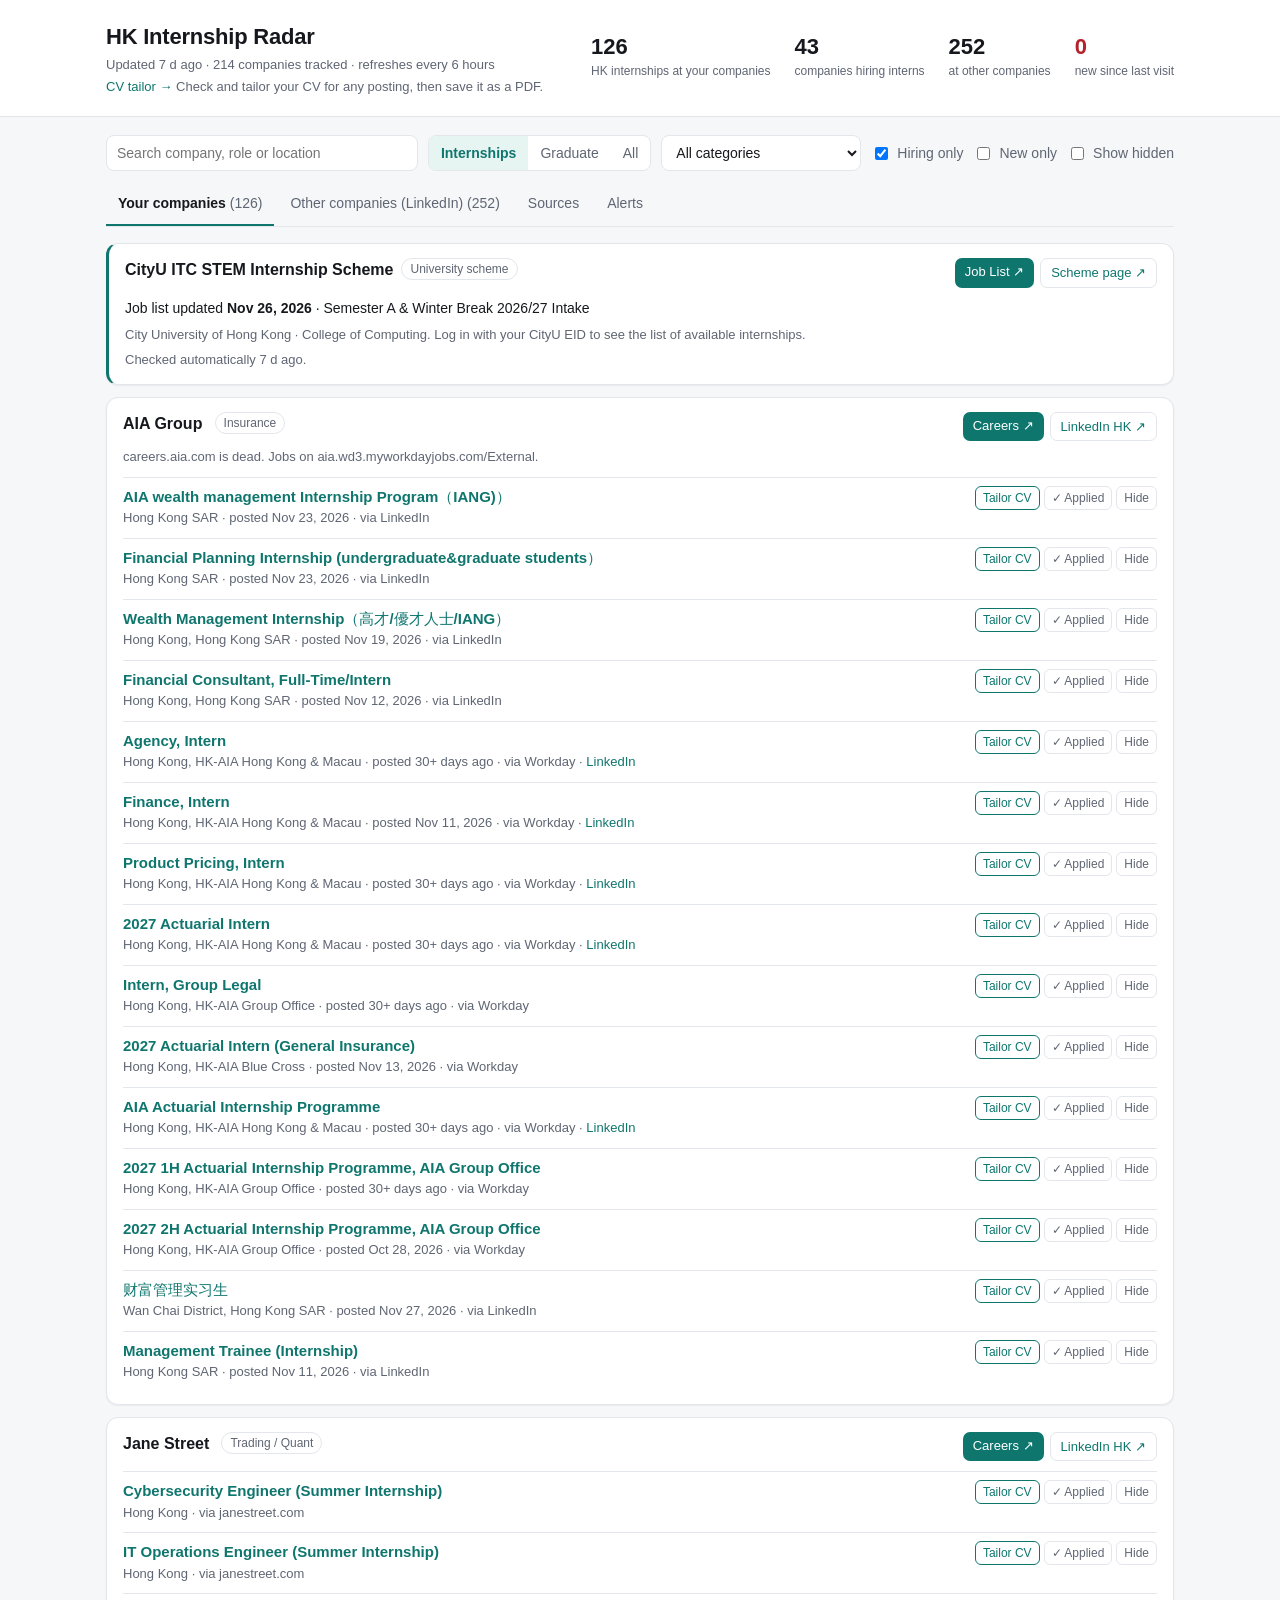
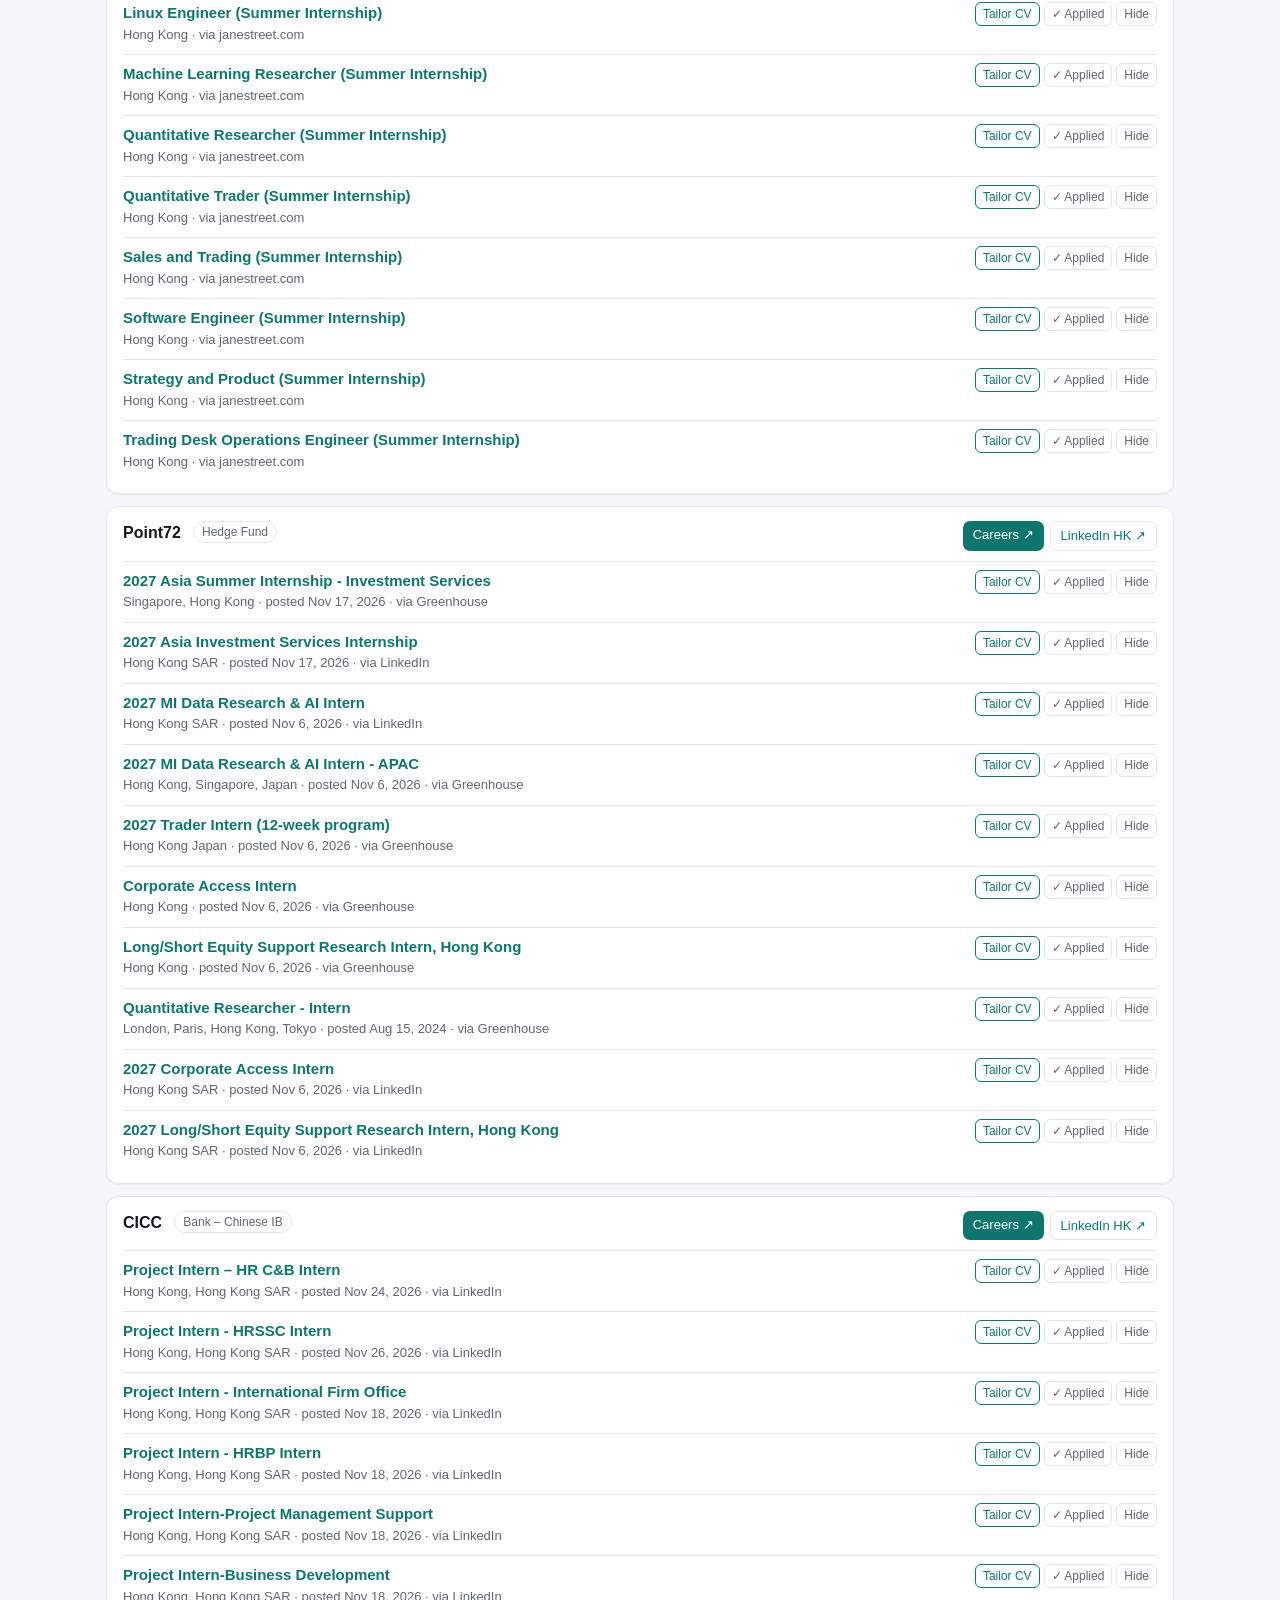
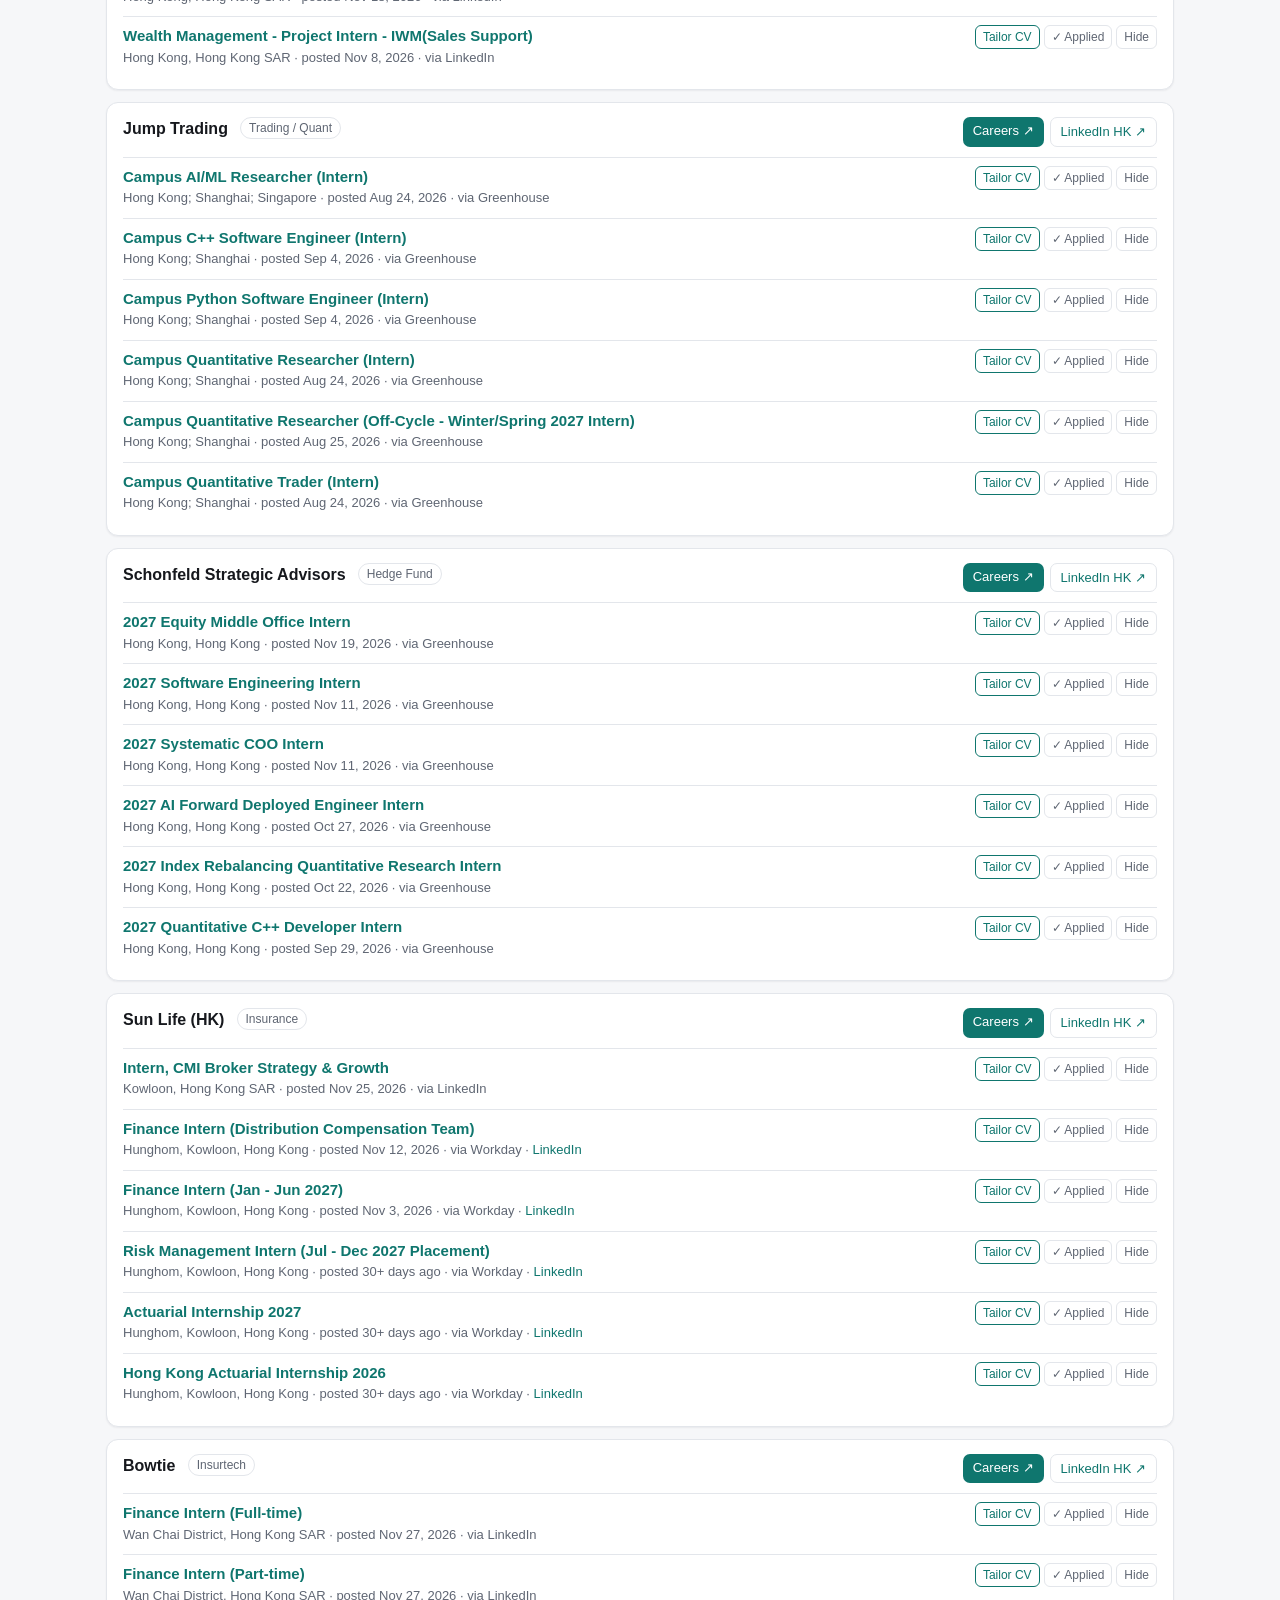
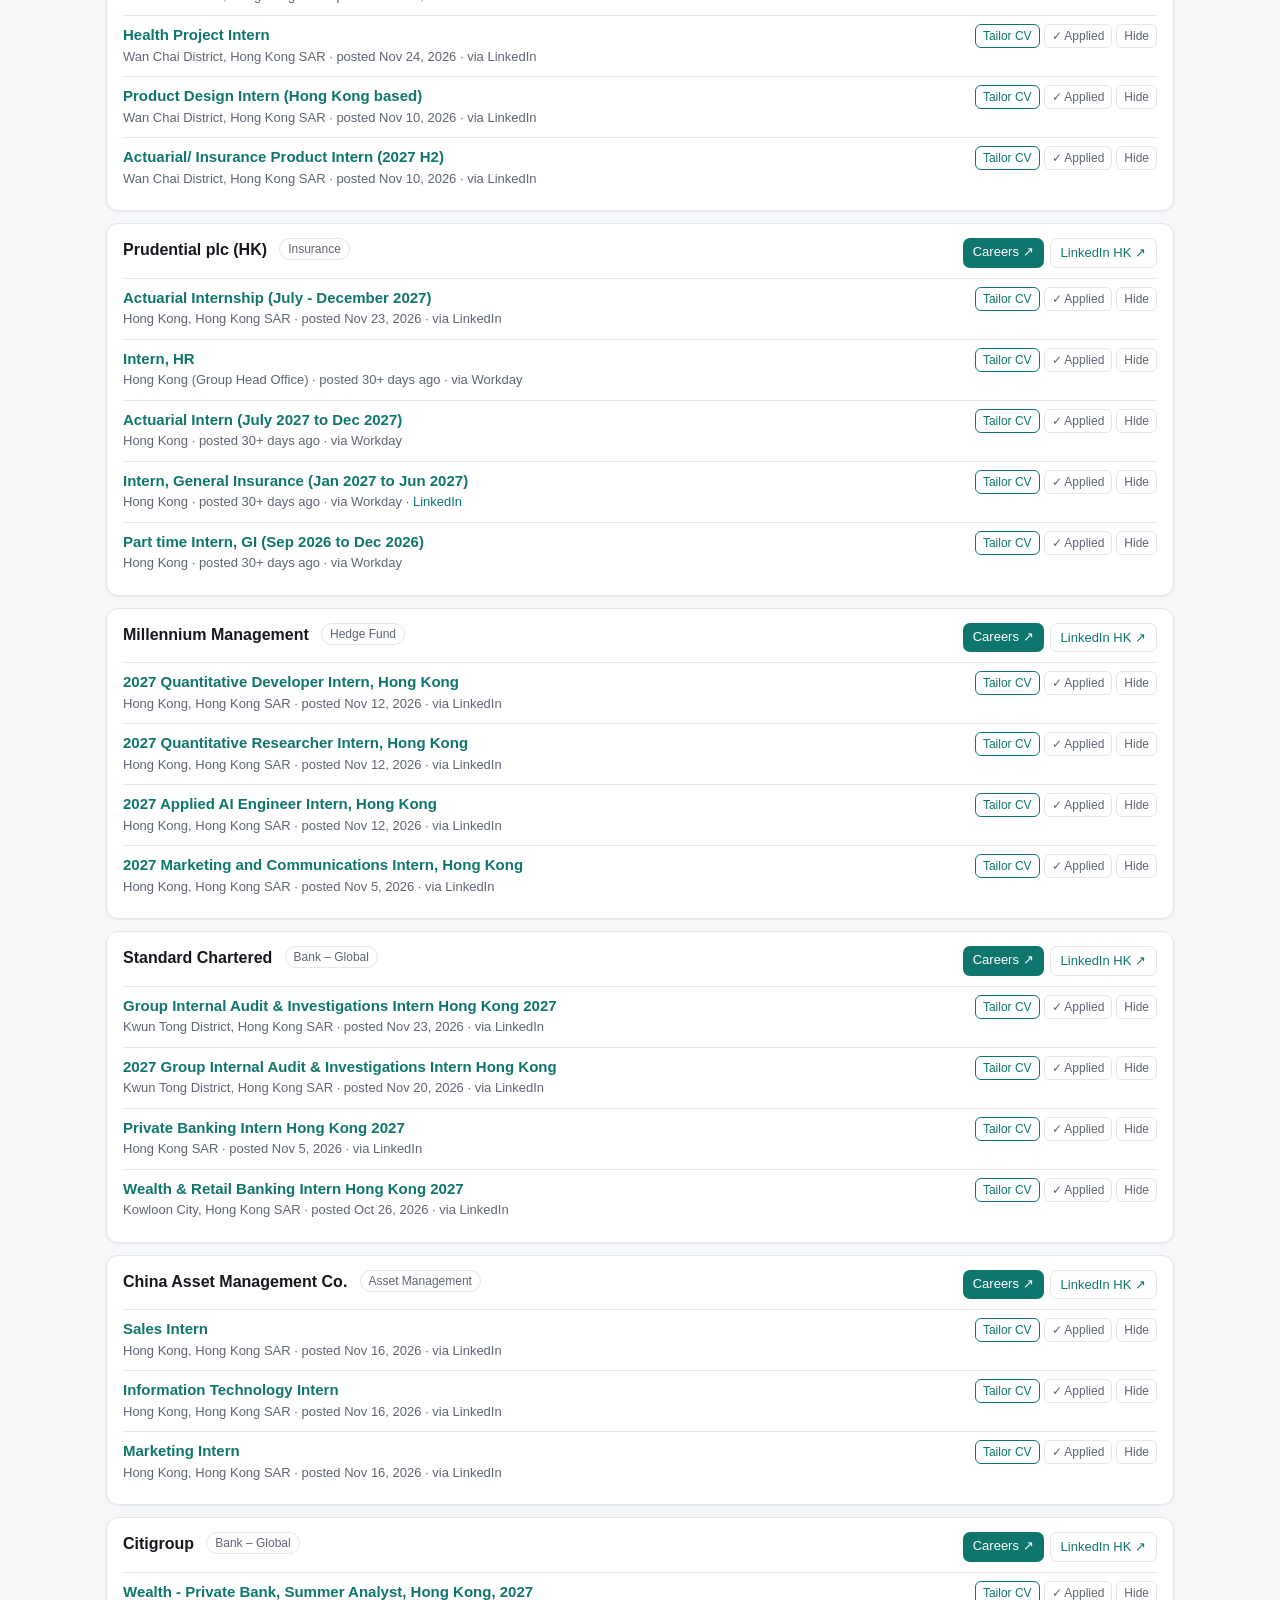
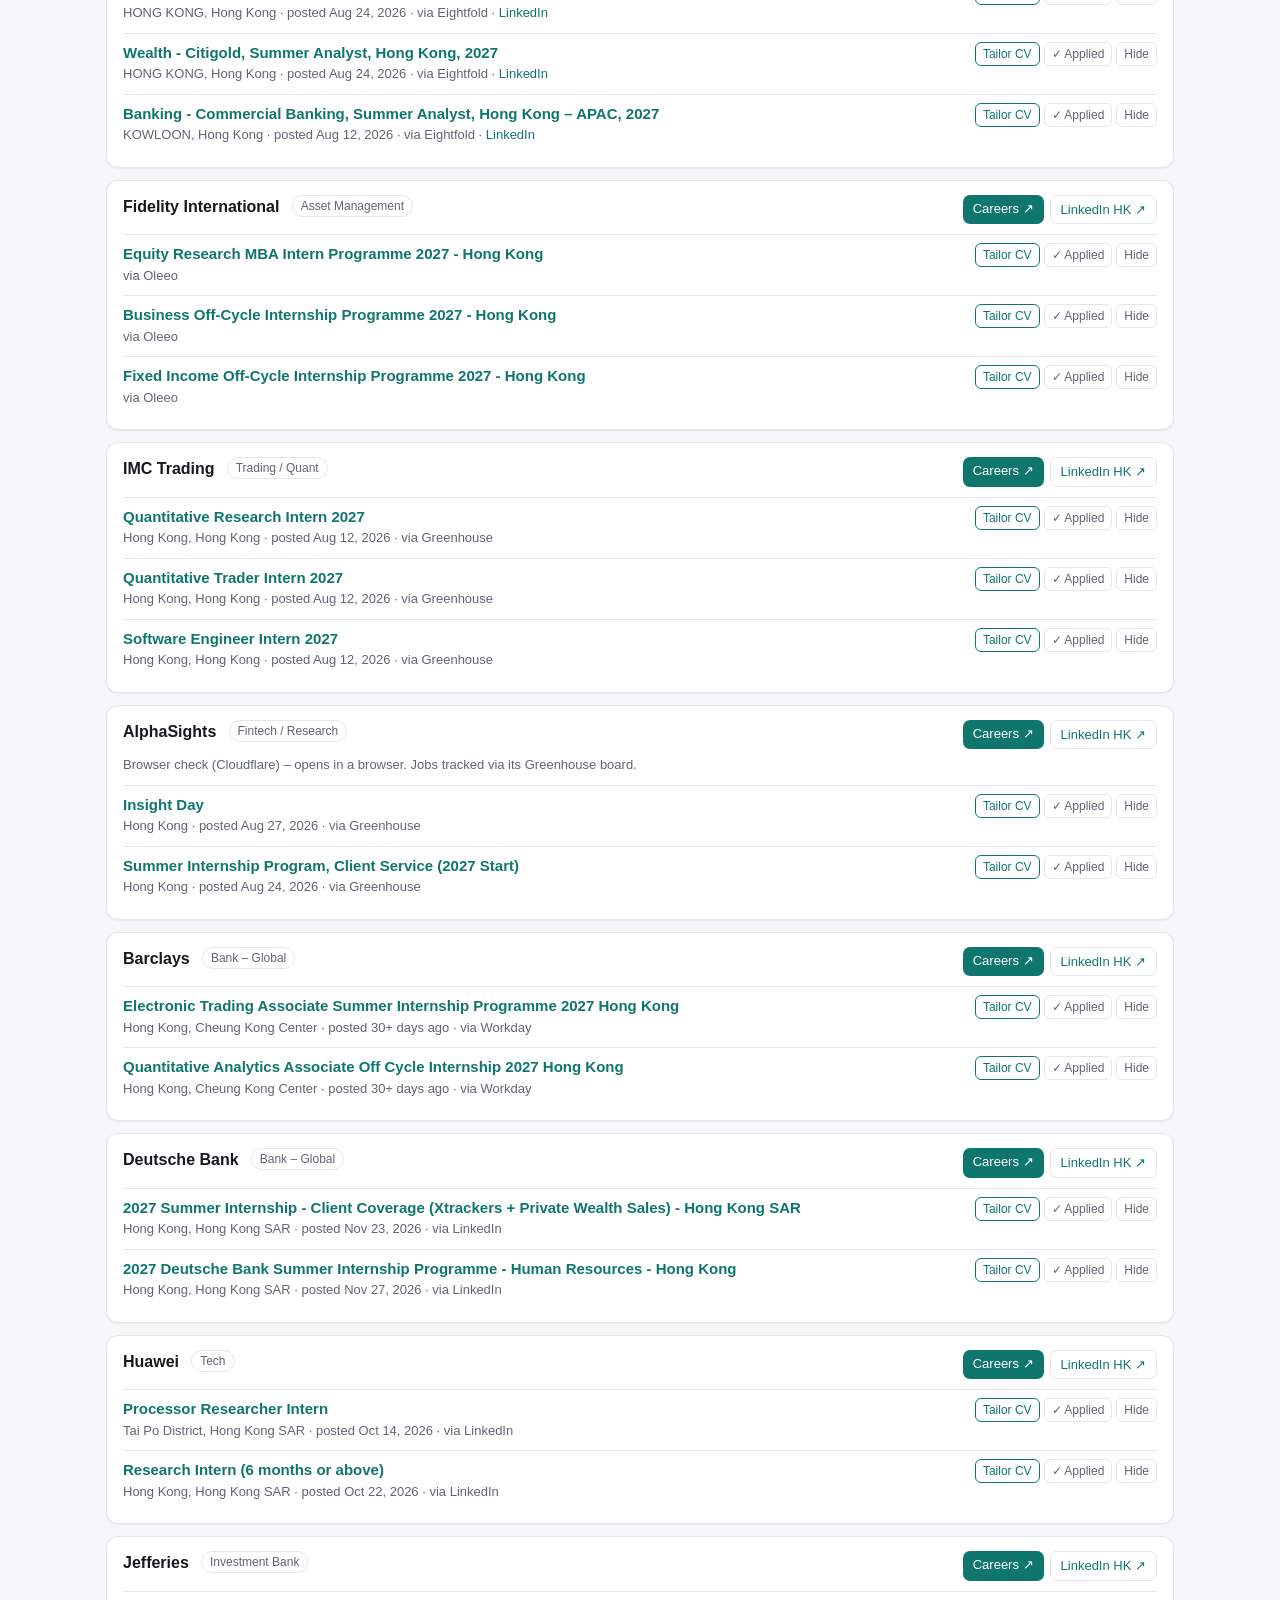
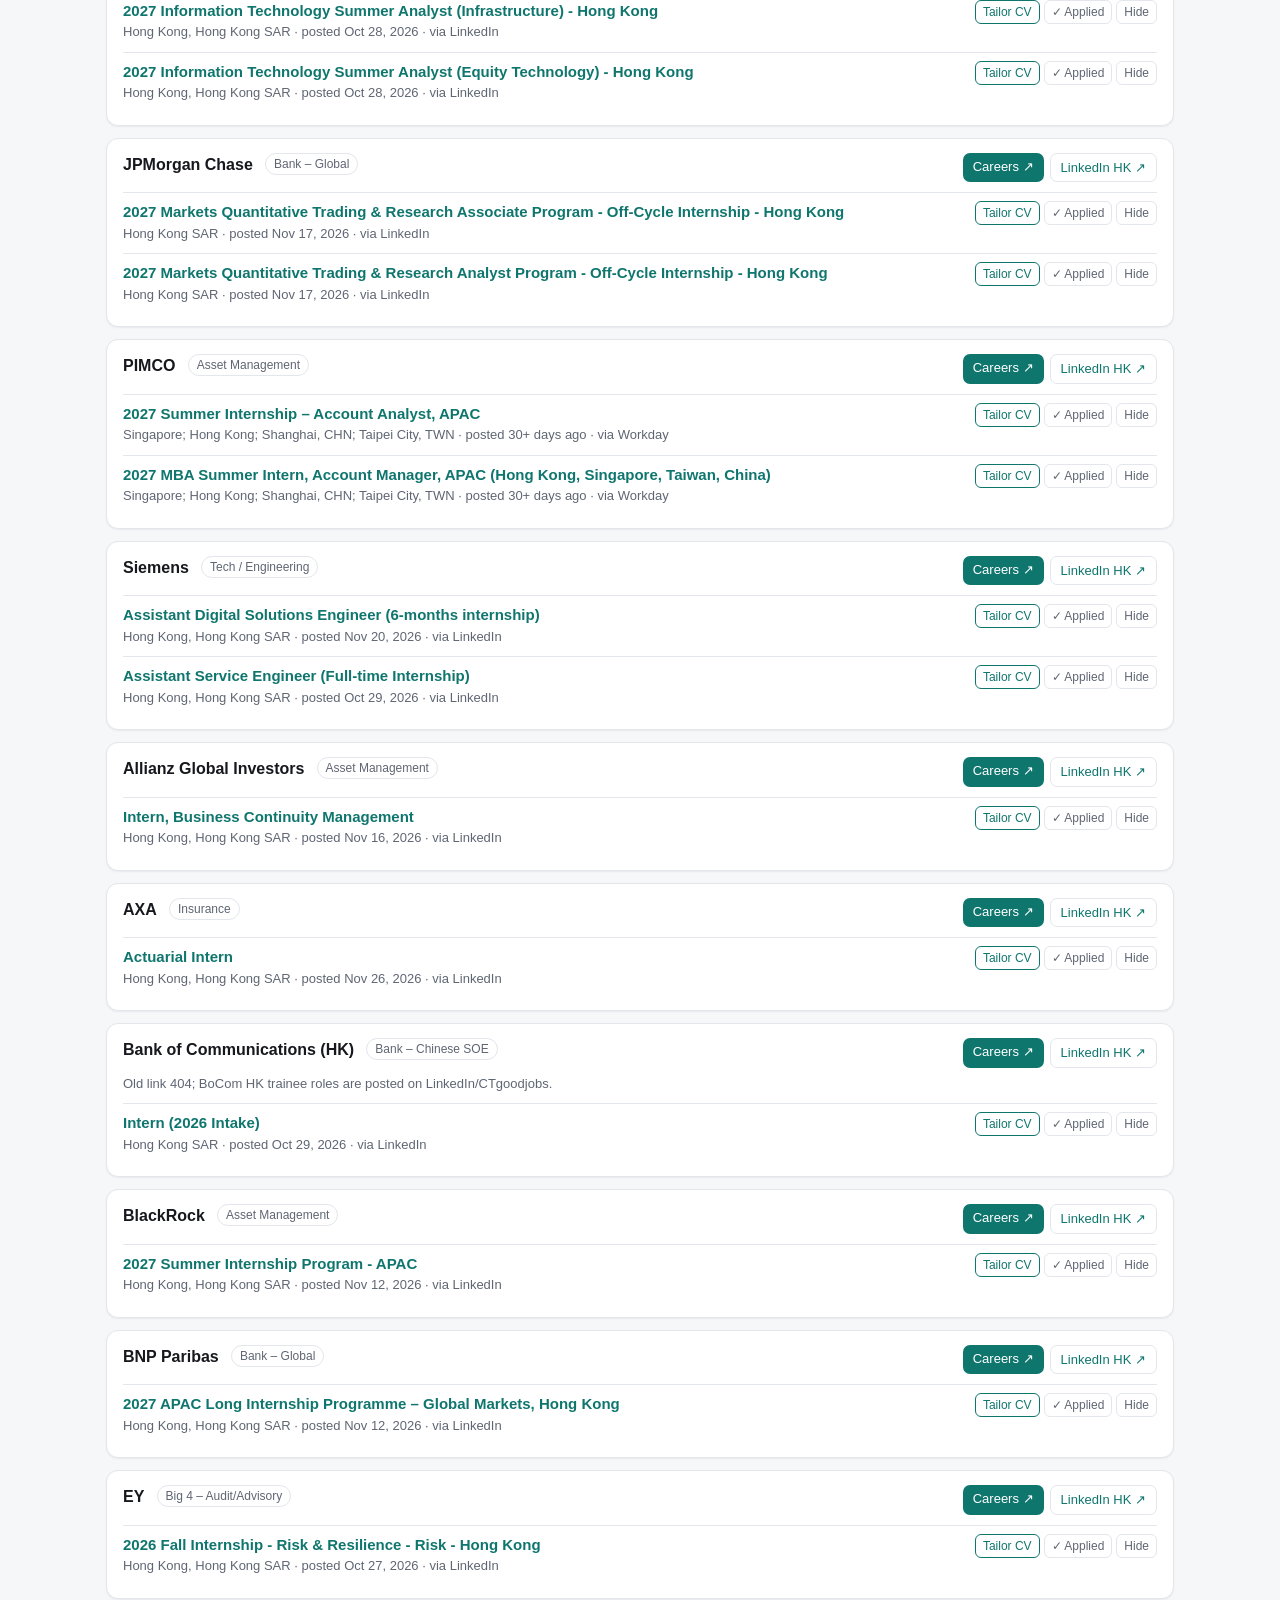
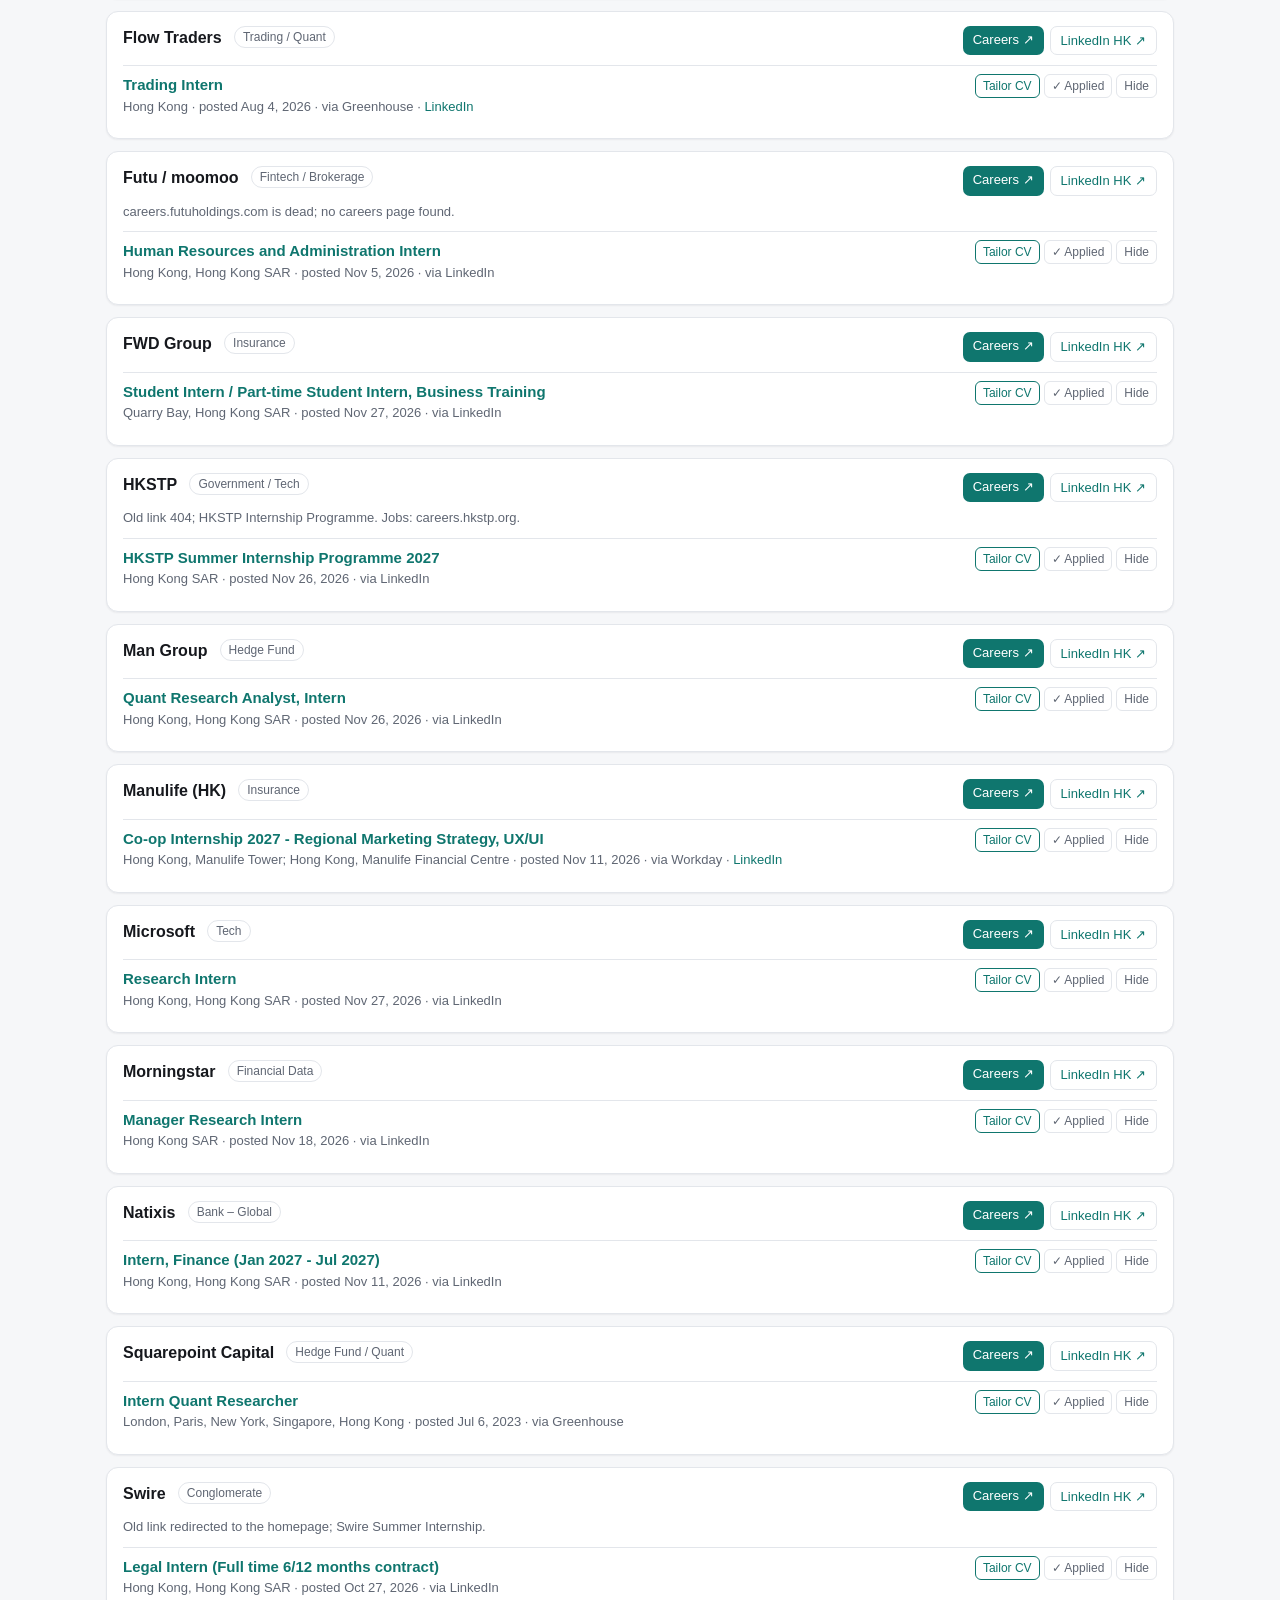
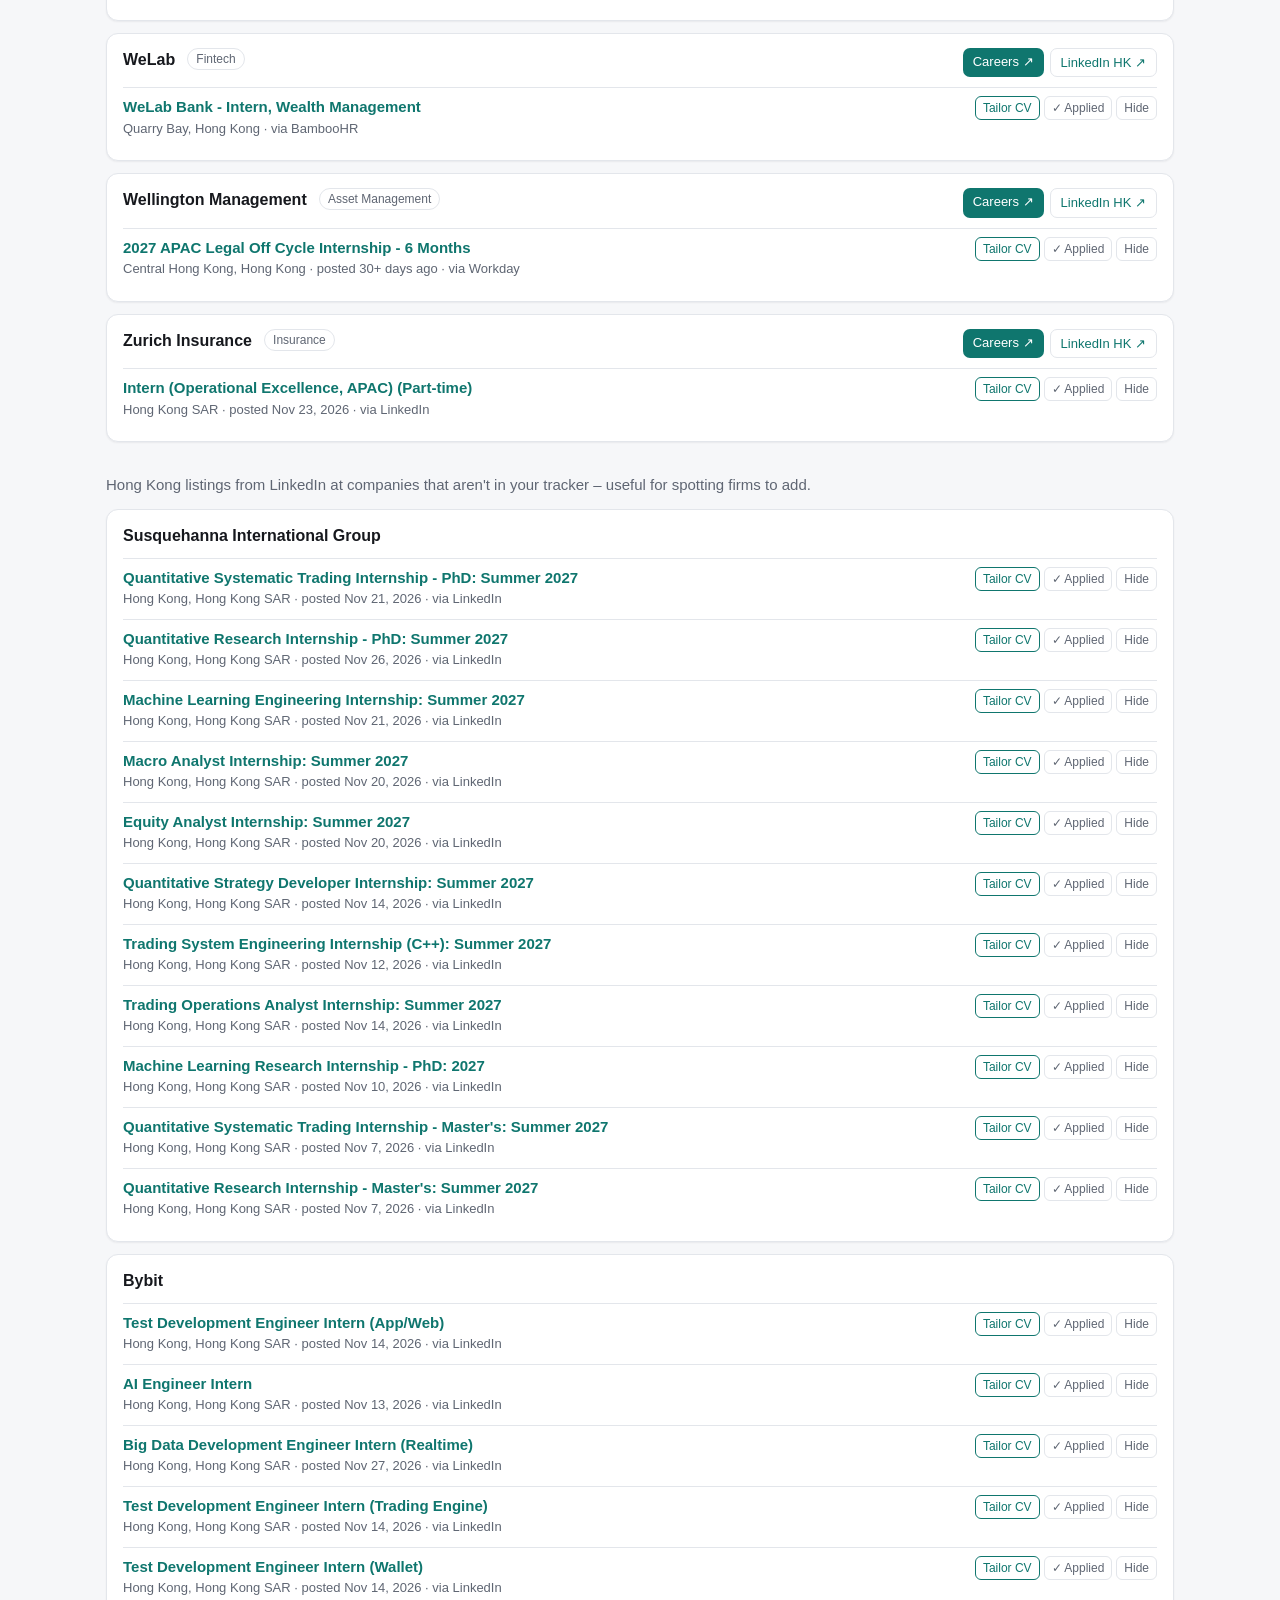
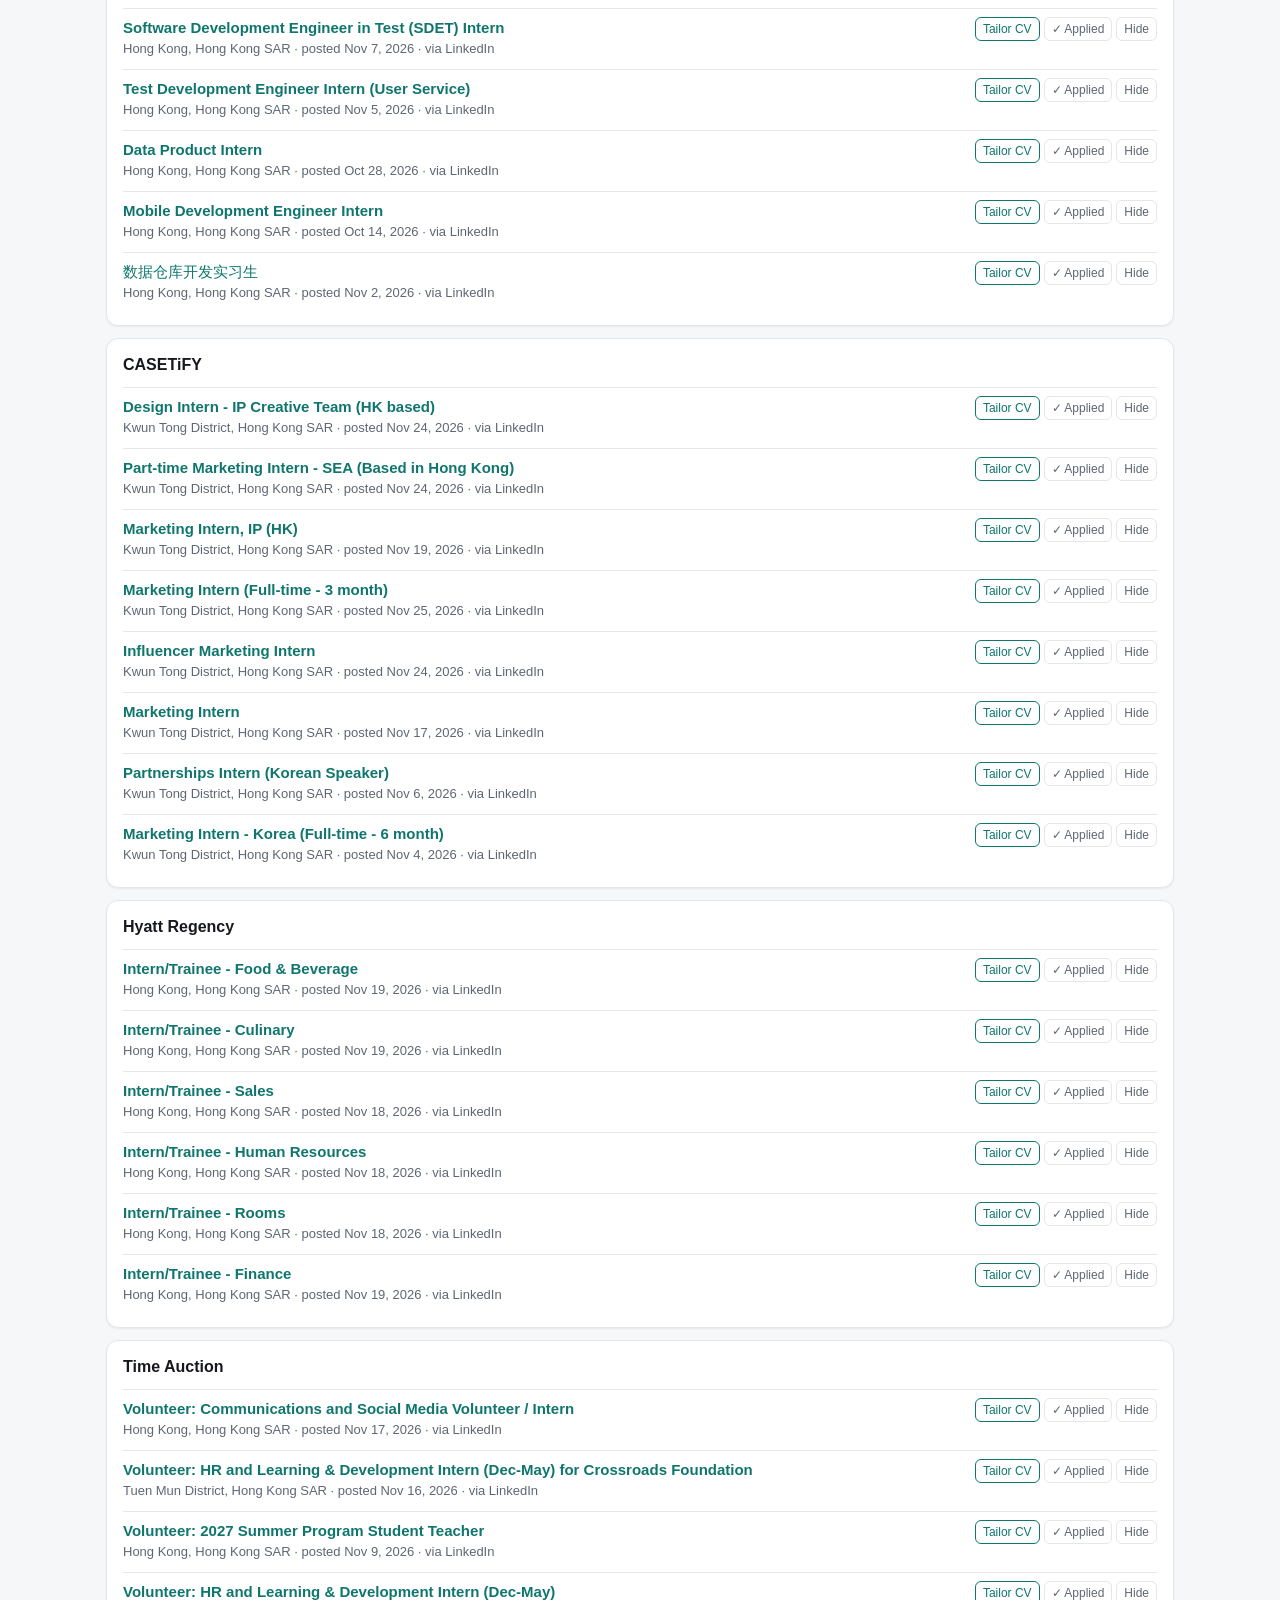
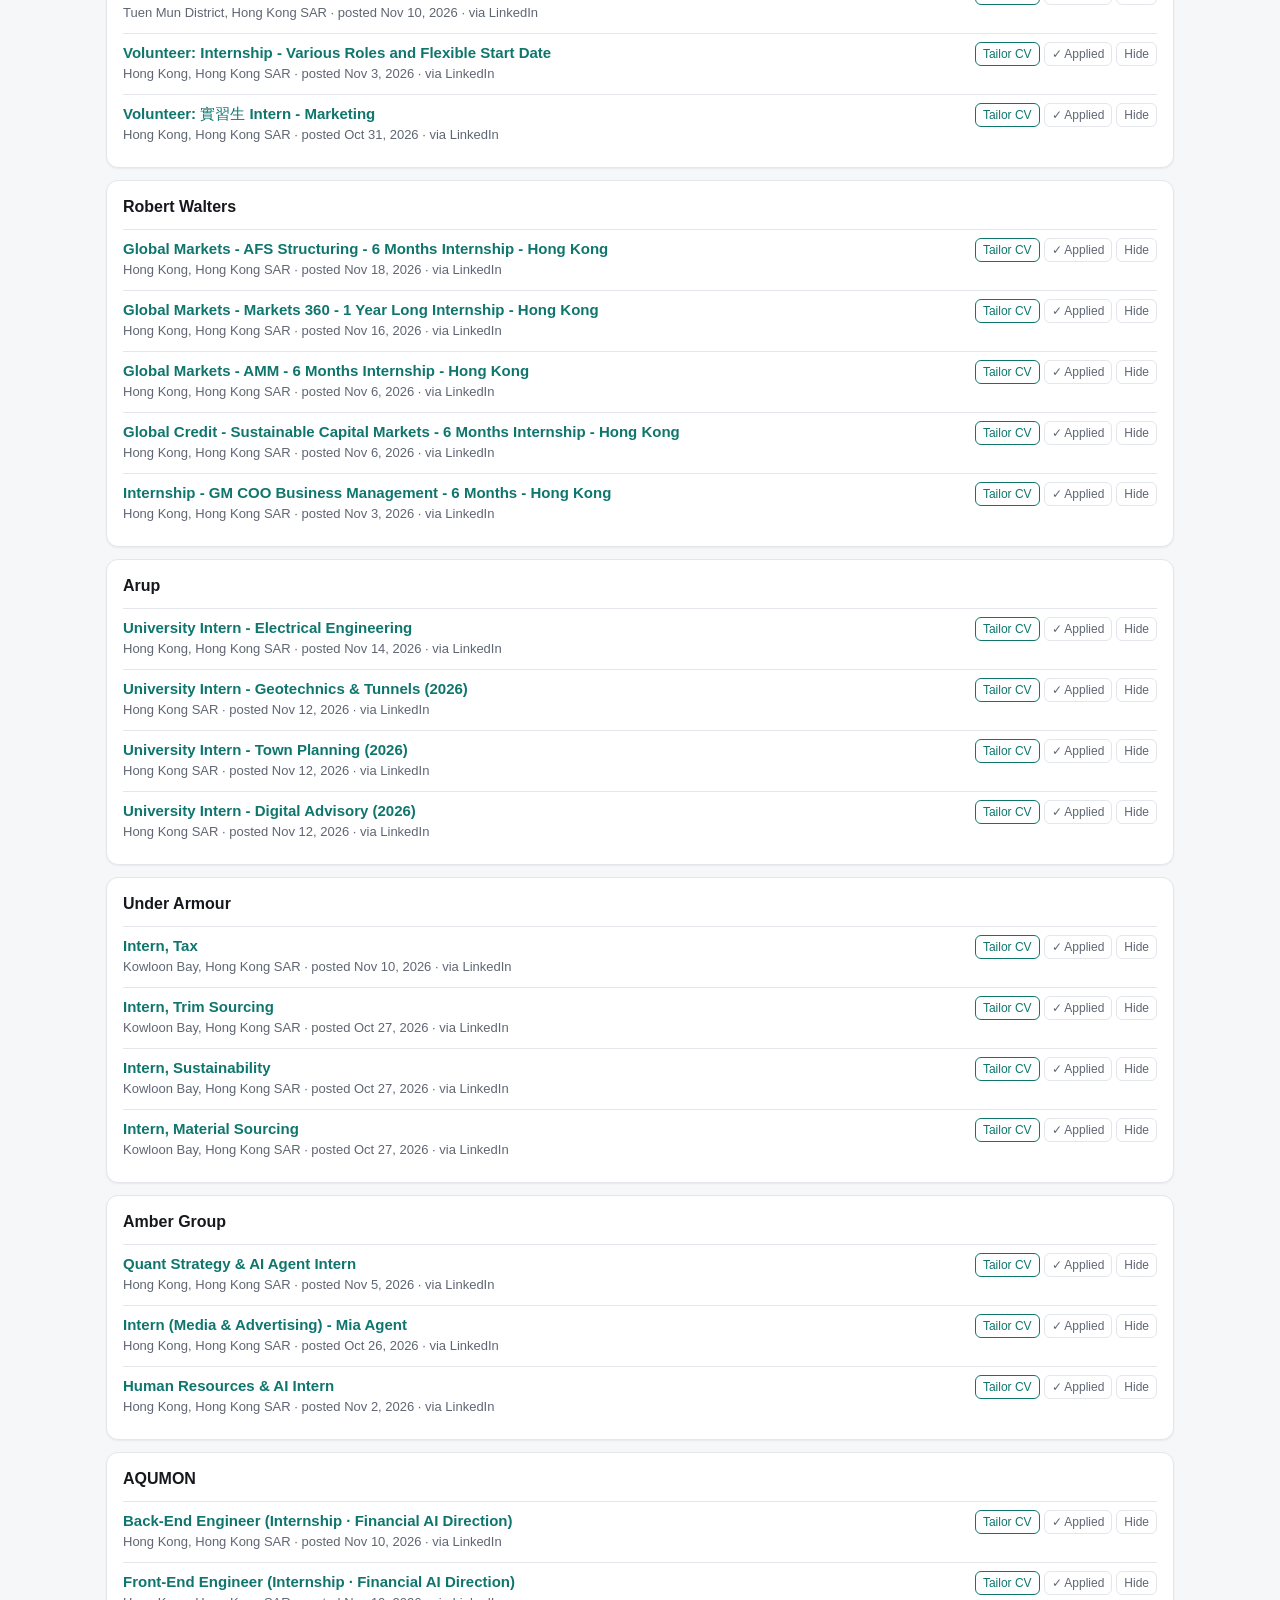
<file: docs/index.html>
<!doctype html>
<html lang="en">
<head>
  <meta charset="utf-8">
  <meta name="viewport" content="width=device-width, initial-scale=1">
  <title>HK Internship Radar</title>
  <meta name="description" content="Live Hong Kong internship openings across 214 finance and corporate employers, refreshed every 6 hours.">
  <link rel="alternate" type="application/rss+xml" title="HK Internship Radar" href="feed.xml">
  <link rel="icon" href="data:image/svg+xml,<svg xmlns='http://www.w3.org/2000/svg' viewBox='0 0 32 32'><circle cx='16' cy='16' r='14' fill='%230f766e'/><circle cx='16' cy='16' r='8' fill='none' stroke='white' stroke-width='2'/><circle cx='16' cy='16' r='2.5' fill='white'/></svg>">
  <link rel="stylesheet" href="style.css">
</head>
<body>
  <header class="top">
    <div class="wrap">
      <div class="brand">
        <h1>HK Internship Radar</h1>
        <p class="sub" id="updated">Loading…</p>
        <p class="sub"><a href="cv.html">CV tailor →</a> Check and tailor your CV for any posting, then save it as a PDF.</p>
      </div>
      <div class="stats" id="stats"></div>
    </div>
  </header>

  <main class="wrap">
    <section class="controls" aria-label="Filters">
      <input id="q" type="search" placeholder="Search company, role or location" autocomplete="off">
      <div class="seg" role="group" aria-label="Type">
        <button data-kind="internship" class="on">Internships</button>
        <button data-kind="graduate">Graduate</button>
        <button data-kind="all">All</button>
      </div>
      <select id="cat" aria-label="Category"><option value="">All categories</option></select>
      <label class="chk"><input type="checkbox" id="hiring" checked> Hiring only</label>
      <label class="chk"><input type="checkbox" id="newonly"> New only</label>
      <label class="chk"><input type="checkbox" id="showhidden"> Show hidden</label>
    </section>

    <nav class="tabs" role="tablist">
      <button role="tab" data-tab="mine" class="on">Your companies <span id="n-mine"></span></button>
      <button role="tab" data-tab="other">Other companies (LinkedIn) <span id="n-other"></span></button>
      <button role="tab" data-tab="health">Sources</button>
      <button role="tab" data-tab="alerts">Alerts</button>
    </nav>

    <section id="mine" class="panel"></section>
    <section id="other" class="panel" hidden></section>
    <section id="health" class="panel" hidden></section>
    <section id="alerts" class="panel" hidden>
      <div class="card prose">
        <h2>Getting notified</h2>
        <p>The scanner runs on GitHub Actions every 6 hours. When it finds a new opening at a company in your tracker, or a university internship scheme posts a newer job list, it:</p>
        <ul>
          <li><strong>Opens a GitHub issue</strong> listing the new roles and mentions you, so GitHub emails you (and pushes to the GitHub mobile app). Make sure email notifications are on under <em>GitHub → Settings → Notifications</em>.</li>
          <li><strong>Updates the RSS feed</strong> at <a href="feed.xml">feed.xml</a>. Add it to any reader (Feedly, Inoreader, Slack's RSS app).</li>
          <li><strong>Sends a phone push via ntfy</strong> (optional). Install the free <a href="https://ntfy.sh" rel="noopener">ntfy</a> app, subscribe to a hard-to-guess topic name, and save that name as the repository secret <code>NTFY_TOPIC</code>.</li>
        </ul>
        <p class="muted">"NEW" badges on this page mark openings that appeared since your last visit in this browser, and "UPDATED" marks a scheme job list that changed since then. Applied and hidden marks are also kept in this browser only.</p>
        <p class="muted">Some university pages, such as CityU's, sit behind a bot check that can stop the automatic check. When that happens, the scheme card says so and shows the date last confirmed.</p>
      </div>
    </section>
  </main>

  <footer class="wrap foot">
    <span>Sources: company careers sites (Workday, Greenhouse, Oracle, Eightfold, SuccessFactors, Oleeo, PageUp, Ashby…), university internship scheme pages, and LinkedIn's public job search for Hong Kong.</span>
    <a href="feed.xml">RSS</a>
  </footer>

  <template id="tpl-company">
    <article class="card company">
      <div class="chead">
        <div>
          <h3 class="cname"></h3>
          <span class="chip ccat"></span>
        </div>
        <div class="clinks">
          <a class="btn careers" target="_blank" rel="noopener">Careers ↗</a>
          <a class="btn ghost li" target="_blank" rel="noopener">LinkedIn HK ↗</a>
        </div>
      </div>
      <p class="note"></p>
      <ul class="jobs"></ul>
    </article>
  </template>

  <script src="app.js"></script>
</body>
</html>
</file>
<file: docs/style.css>
:root {
  --bg: #f6f7f9;
  --surface: #ffffff;
  --text: #16181d;
  --muted: #5f6673;
  --line: #e3e6eb;
  --accent: #0f766e;
  --accent-soft: #e6f4f2;
  --new: #b4232c;
  --new-soft: #fdecee;
  --ok: #15803d;
  --warn: #b45309;
  --shadow: 0 1px 2px rgba(16, 24, 40, .06);
  --on-accent: #ffffff;
  color-scheme: light;
}
@media (prefers-color-scheme: dark) {
  :root:not([data-theme="light"]) {
    --bg: #0f1115; --surface: #171a21; --text: #e8eaee; --muted: #9aa1ad; --line: #2a2f3a;
    --accent: #2dd4bf; --accent-soft: #11302d; --new: #f87171; --new-soft: #3a1717;
    --ok: #4ade80; --warn: #fbbf24; --shadow: none; --on-accent: #06201d; color-scheme: dark;
  }
}
:root[data-theme="dark"] {
  --bg: #0f1115; --surface: #171a21; --text: #e8eaee; --muted: #9aa1ad; --line: #2a2f3a;
  --accent: #2dd4bf; --accent-soft: #11302d; --new: #f87171; --new-soft: #3a1717;
  --ok: #4ade80; --warn: #fbbf24; --shadow: none; --on-accent: #06201d; color-scheme: dark;
}

* { box-sizing: border-box; }
html { -webkit-text-size-adjust: 100%; }
body {
  margin: 0; background: var(--bg); color: var(--text);
  font: 15px/1.5 -apple-system, BlinkMacSystemFont, "Segoe UI", Inter, Roboto, sans-serif;
}
a { color: var(--accent); text-decoration: none; }
a:hover { text-decoration: underline; }
.wrap { max-width: 1100px; margin: 0 auto; padding: 0 16px; }
.muted { color: var(--muted); }

.top { background: var(--surface); border-bottom: 1px solid var(--line); }
.top .wrap { display: flex; flex-wrap: wrap; gap: 16px; justify-content: space-between; align-items: center; padding-top: 20px; padding-bottom: 20px; }
h1 { margin: 0; font-size: 22px; letter-spacing: -.01em; }
.sub { margin: 2px 0 0; color: var(--muted); font-size: 13px; }
.stats { display: flex; gap: 24px; flex-wrap: wrap; }
.stat b { display: block; font-size: 22px; font-variant-numeric: tabular-nums; line-height: 1.1; }
.stat span { color: var(--muted); font-size: 12px; }
.stat.new b { color: var(--new); }

.controls { display: flex; flex-wrap: wrap; gap: 10px; align-items: center; margin: 18px 0 12px; }
.controls input[type=search], .controls select {
  height: 36px; border: 1px solid var(--line); border-radius: 8px; background: var(--surface); color: var(--text);
  padding: 0 10px; font: inherit; font-size: 14px;
}
.controls input[type=search] { flex: 1 1 240px; min-width: 0; }
.seg { display: inline-flex; border: 1px solid var(--line); border-radius: 8px; overflow: hidden; background: var(--surface); }
.seg button { border: 0; background: none; color: var(--muted); padding: 0 12px; height: 34px; font: inherit; font-size: 14px; cursor: pointer; }
.seg button.on { background: var(--accent-soft); color: var(--accent); font-weight: 600; }
.chk { display: inline-flex; gap: 6px; align-items: center; font-size: 14px; color: var(--muted); cursor: pointer; }

.tabs { display: flex; gap: 4px; border-bottom: 1px solid var(--line); margin-bottom: 16px; overflow-x: auto; }
.tabs button { border: 0; background: none; color: var(--muted); padding: 10px 12px; font: inherit; font-size: 14px; cursor: pointer; border-bottom: 2px solid transparent; white-space: nowrap; }
.tabs button.on { color: var(--text); border-bottom-color: var(--accent); font-weight: 600; }
.tabs span { color: var(--muted); font-weight: 400; }

.panel { display: grid; gap: 12px; padding-bottom: 32px; }
.card { background: var(--surface); border: 1px solid var(--line); border-radius: 12px; padding: 14px 16px; box-shadow: var(--shadow); }
.chead { display: flex; justify-content: space-between; gap: 12px; flex-wrap: wrap; align-items: flex-start; }
.cname { margin: 0 8px 0 0; font-size: 16px; display: inline; }
.chip { display: inline-block; font-size: 12px; color: var(--muted); border: 1px solid var(--line); border-radius: 999px; padding: 1px 8px; vertical-align: 2px; }
.clinks { display: flex; gap: 6px; flex-wrap: wrap; }
.btn { font-size: 13px; padding: 4px 10px; border-radius: 7px; background: var(--accent); color: var(--on-accent); white-space: nowrap; }
.btn:hover { text-decoration: none; filter: brightness(1.08); }
.btn.ghost { background: none; color: var(--accent); border: 1px solid var(--line); }
.note { margin: 6px 0 0; font-size: 13px; color: var(--muted); }
.card.scheme { border-left: 3px solid var(--accent); }
.sline { margin: 10px 0 0; font-size: 14px; }
.note:empty { display: none; }

.jobs { list-style: none; margin: 10px 0 0; padding: 0; display: grid; gap: 2px; }
.jobs:empty { display: none; }
.job { display: flex; gap: 10px; justify-content: space-between; align-items: flex-start; padding: 8px 0; border-top: 1px solid var(--line); }
.job .t { font-weight: 550; overflow-wrap: anywhere; }
.job .m { font-size: 13px; color: var(--muted); overflow-wrap: anywhere; }
.job.applied .t { text-decoration: line-through; text-decoration-color: var(--muted); }
.job.hidden { opacity: .45; }
.badge { display: inline-block; font-size: 11px; font-weight: 700; letter-spacing: .03em; border-radius: 4px; padding: 0 5px; margin-right: 6px; vertical-align: 1px; }
.badge.new { background: var(--new-soft); color: var(--new); }
.badge.grad { background: var(--accent-soft); color: var(--accent); }
.acts { display: flex; gap: 4px; flex-shrink: 0; }
.acts button { border: 1px solid var(--line); background: var(--surface); color: var(--muted); border-radius: 6px; font-size: 12px; padding: 2px 7px; cursor: pointer; }
.acts button.on { color: var(--ok); border-color: var(--ok); }
.acts a.tailor { border: 1px solid var(--accent); color: var(--accent); border-radius: 6px; font-size: 12px; padding: 2px 7px; white-space: nowrap; }
.acts a.tailor:hover { text-decoration: none; background: var(--accent-soft); }
.sub a { color: var(--accent); }

.quiet { display: flex; flex-wrap: wrap; gap: 6px 14px; font-size: 13px; }
.quiet a { color: var(--muted); }
.quiet h4 { width: 100%; margin: 0 0 4px; font-size: 13px; color: var(--muted); font-weight: 600; }

table { width: 100%; border-collapse: collapse; font-size: 13px; }
th, td { text-align: left; padding: 6px 8px; border-bottom: 1px solid var(--line); vertical-align: top; }
th { color: var(--muted); font-weight: 600; }
td.num { font-variant-numeric: tabular-nums; text-align: right; }
.okc { color: var(--ok); } .fail { color: var(--warn); }
.tablewrap { overflow-x: auto; }
.prose h2 { margin: 0 0 6px; font-size: 17px; }
.prose li { margin: 6px 0; }
code { font-size: 13px; background: var(--accent-soft); padding: 1px 5px; border-radius: 4px; }
.empty { text-align: center; color: var(--muted); padding: 40px 0; }
.foot { display: flex; justify-content: space-between; gap: 12px; flex-wrap: wrap; color: var(--muted); font-size: 12px; padding-top: 8px; padding-bottom: 32px; }

@media (max-width: 600px) {
  .stats { display: grid; grid-template-columns: 1fr 1fr; gap: 12px 16px; width: 100%; }
  .job { flex-direction: column; gap: 4px; }
}
</file>
